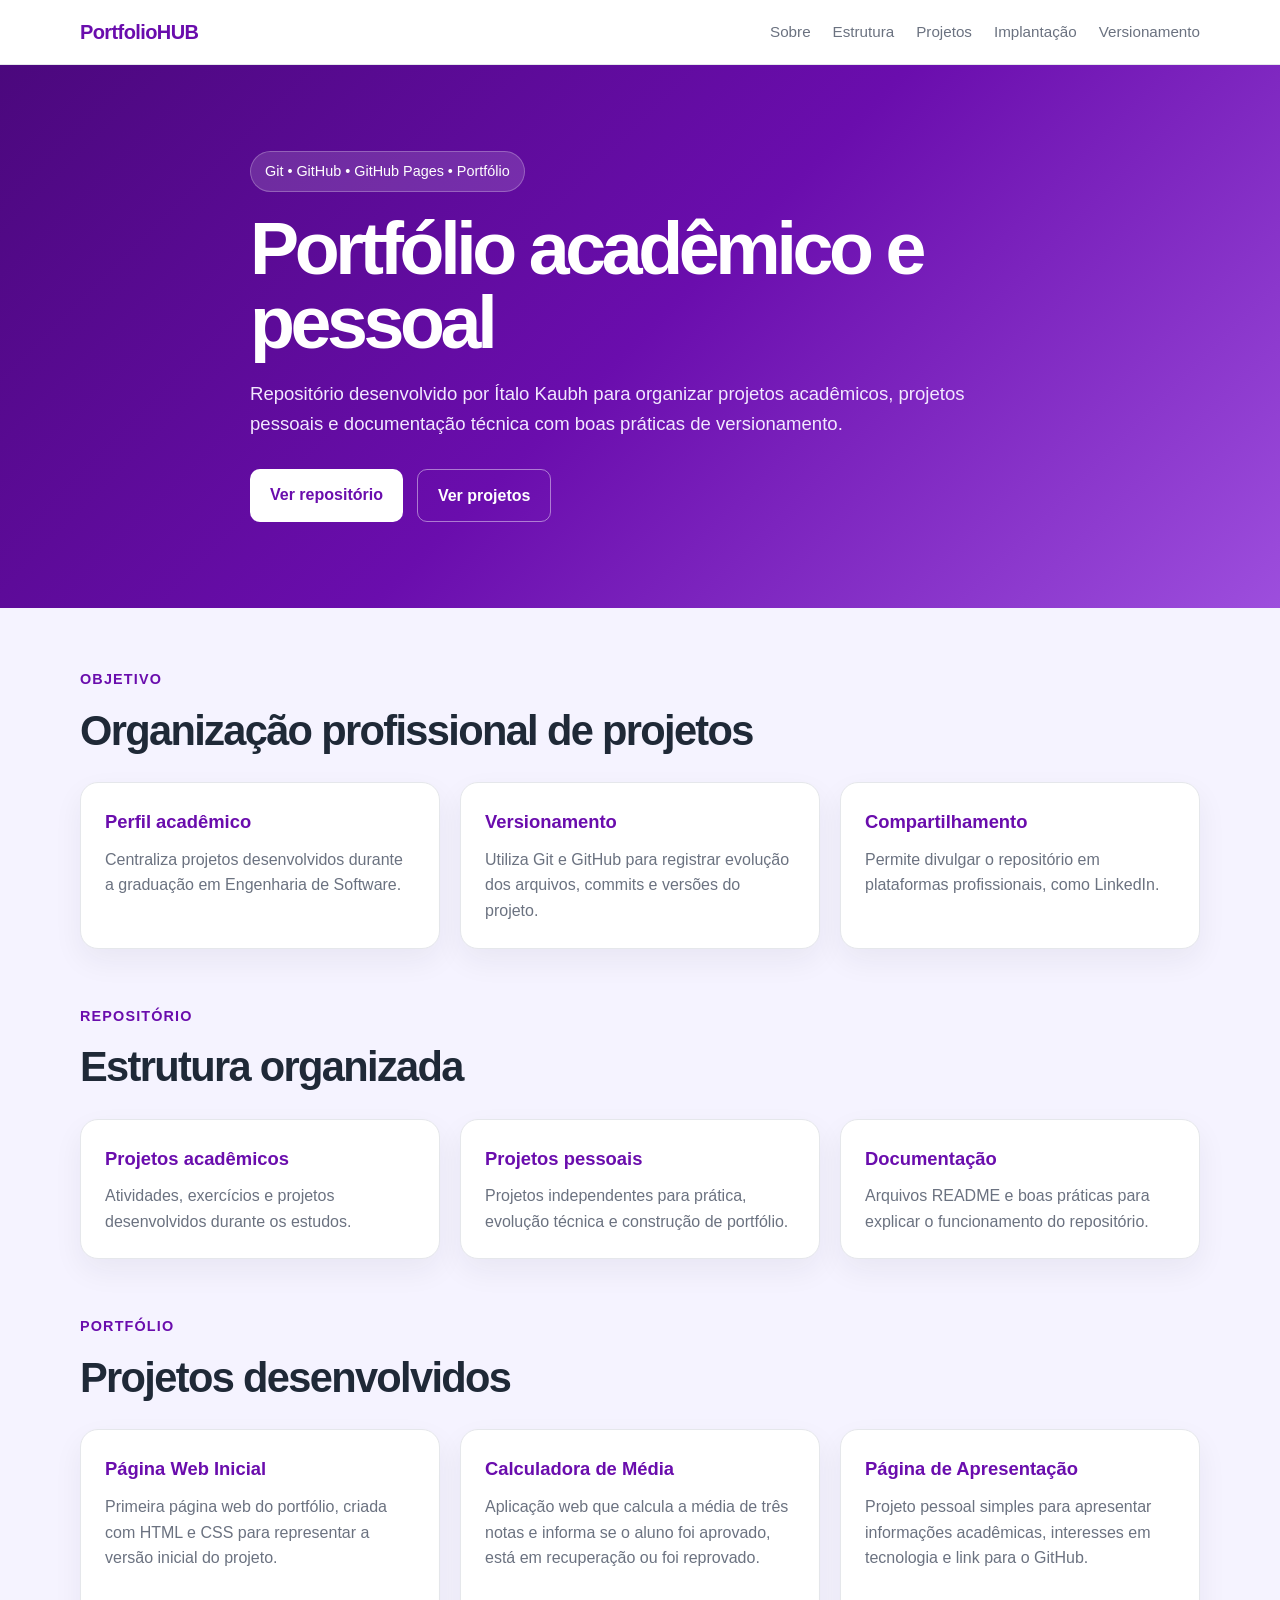
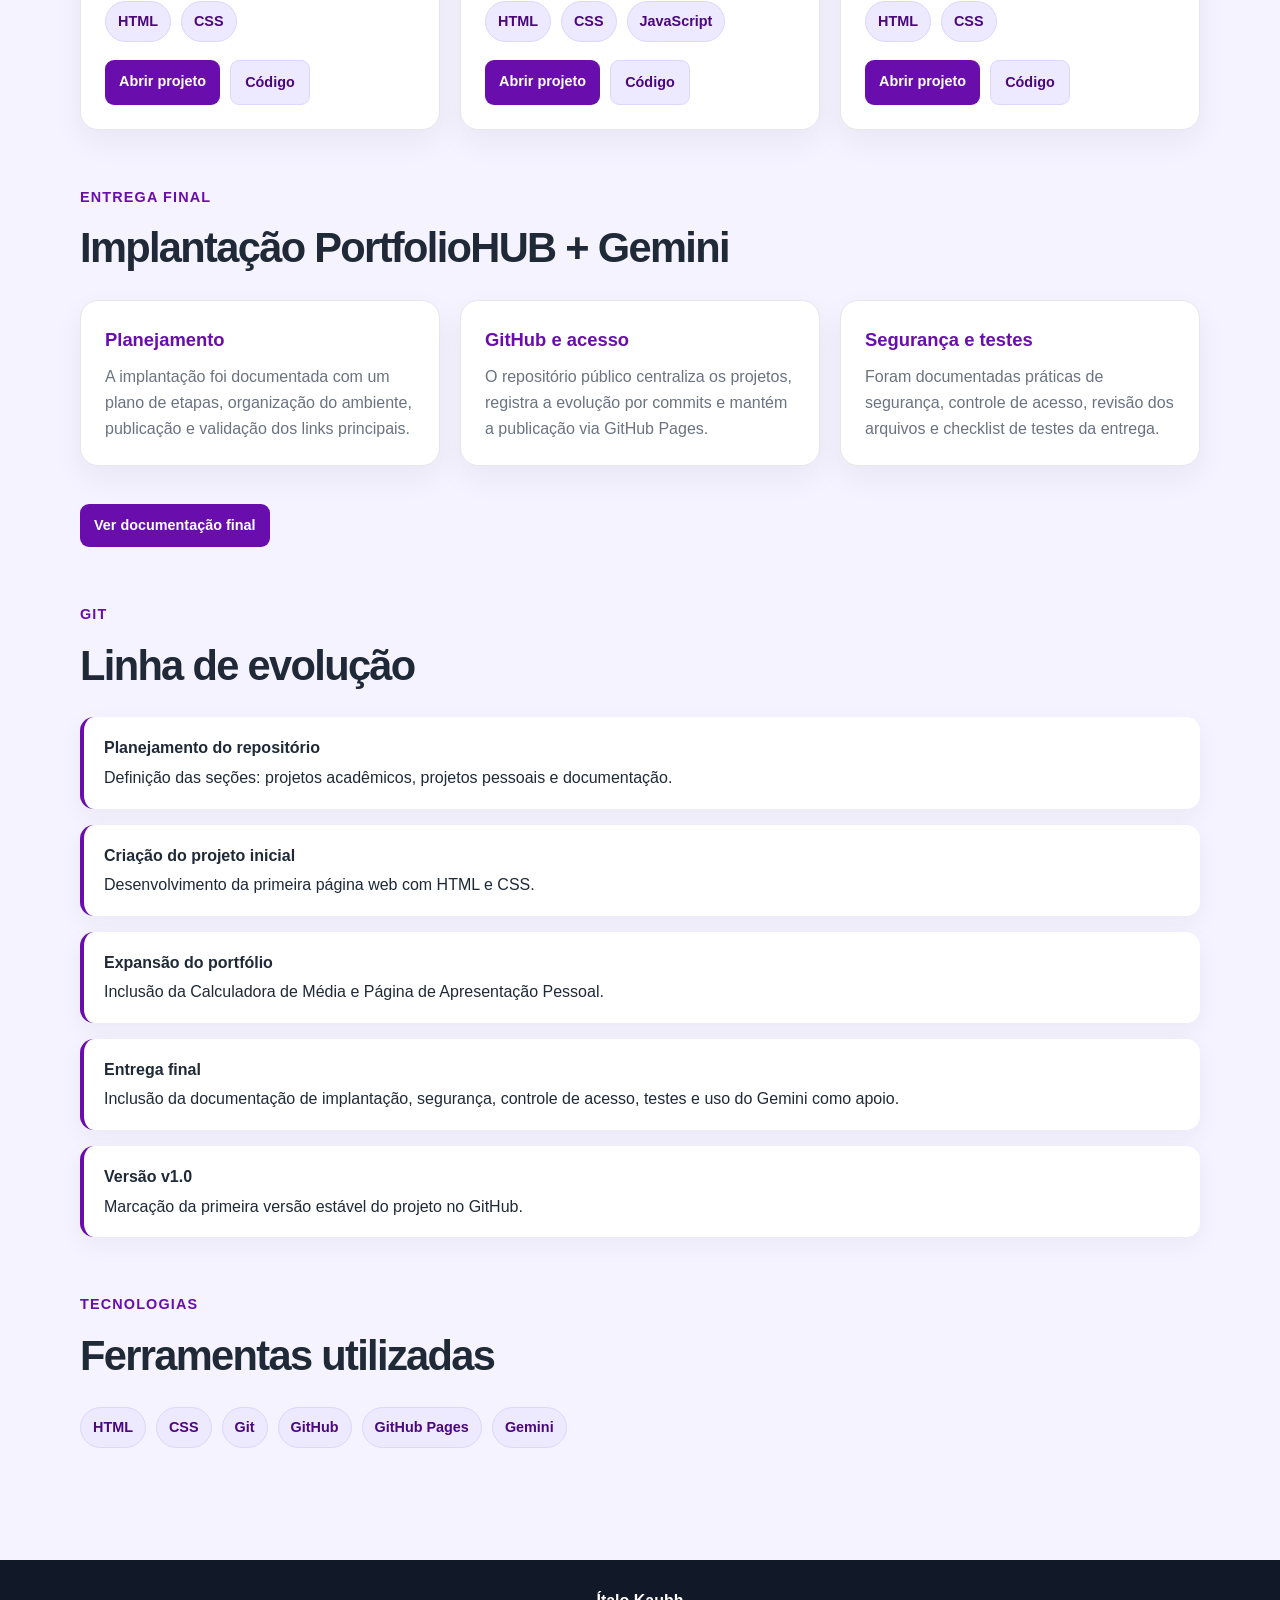
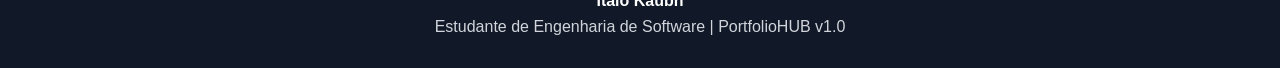
<file: docs/index.html>
<!DOCTYPE html>
<html lang="pt-BR">
<head>
    <meta charset="UTF-8">
    <meta name="viewport" content="width=device-width, initial-scale=1.0">
    <meta name="description" content="PortfolioHUB de Ítalo Kaubh: projetos acadêmicos, projetos pessoais, documentação e versionamento com Git e GitHub.">
    <title>PortfolioHUB | Ítalo Kaubh</title>

    <style>
        :root {
            --primary: #6a0dad;
            --primary-dark: #4b087d;
            --accent: #9d4edd;
            --text: #1f2937;
            --muted: #6b7280;
            --background: #f5f3ff;
            --surface: #ffffff;
            --border: #e5e7eb;
        }

        * { box-sizing: border-box; margin: 0; padding: 0; }
        html { scroll-behavior: smooth; }
        body { font-family: Arial, Helvetica, sans-serif; background: var(--background); color: var(--text); line-height: 1.6; }
        a { color: inherit; }
        .container { width: min(1120px, 92%); margin: 0 auto; }
        .navbar { background: rgba(255, 255, 255, 0.95); border-bottom: 1px solid var(--border); position: sticky; top: 0; z-index: 10; backdrop-filter: blur(10px); }
        .navbar .container { display: flex; align-items: center; justify-content: space-between; padding: 16px 0; }
        .brand { font-weight: 800; color: var(--primary); font-size: 1.25rem; letter-spacing: -0.03em; }
        .nav-links { display: flex; gap: 22px; list-style: none; color: var(--muted); font-size: 0.95rem; }
        .nav-links a { text-decoration: none; }
        .nav-links a:hover { color: var(--primary); }
        .hero { background: linear-gradient(135deg, var(--primary-dark), var(--primary), var(--accent)); color: white; padding: 86px 0; }
        .hero-content { max-width: 780px; }
        .badge { display: inline-block; background: rgba(255,255,255,0.14); border: 1px solid rgba(255,255,255,0.25); padding: 8px 14px; border-radius: 999px; font-size: 0.9rem; margin-bottom: 20px; }
        .hero h1 { font-size: clamp(2.4rem, 6vw, 4.6rem); line-height: 1; letter-spacing: -0.06em; margin-bottom: 20px; }
        .hero p { font-size: 1.16rem; color: #f3e8ff; margin-bottom: 30px; max-width: 720px; }
        .actions { display: flex; gap: 14px; flex-wrap: wrap; }
        .button { display: inline-block; text-decoration: none; padding: 13px 20px; border-radius: 10px; font-weight: 700; transition: transform .15s ease, opacity .15s ease; }
        .button:hover { transform: translateY(-2px); }
        .button-primary { background: white; color: var(--primary); }
        .button-secondary { border: 1px solid rgba(255,255,255,0.45); color: white; }
        main { padding: 58px 0; }
        section { margin-bottom: 54px; }
        .section-title { margin-bottom: 18px; }
        .section-title span { color: var(--primary); font-weight: 800; font-size: 0.9rem; text-transform: uppercase; letter-spacing: 0.08em; }
        .section-title h2 { font-size: clamp(1.8rem, 4vw, 2.6rem); letter-spacing: -0.04em; margin-top: 6px; }
        .grid { display: grid; grid-template-columns: repeat(3, 1fr); gap: 20px; }
        .card { background: var(--surface); border: 1px solid var(--border); border-radius: 18px; padding: 24px; box-shadow: 0 12px 30px rgba(31, 41, 55, 0.06); }
        .card h3 { color: var(--primary); margin-bottom: 10px; font-size: 1.15rem; }
        .card p, .card li { color: var(--muted); }
        .card ul { padding-left: 18px; }
        .project-card { display: flex; flex-direction: column; min-height: 300px; }
        .project-card p { margin-bottom: 16px; }
        .project-links { display: flex; gap: 10px; flex-wrap: wrap; margin-top: auto; padding-top: 18px; }
        .project-link { text-decoration: none; background: var(--primary); color: white; padding: 10px 14px; border-radius: 9px; font-weight: 700; font-size: .9rem; }
        .project-link.secondary { background: #ede9fe; color: var(--primary-dark); border: 1px solid #ddd6fe; }
        .tech-list { display: flex; gap: 10px; flex-wrap: wrap; margin-top: 14px; }
        .tech-list span { background: #ede9fe; color: var(--primary-dark); border: 1px solid #ddd6fe; border-radius: 999px; padding: 8px 12px; font-weight: 700; font-size: 0.9rem; }
        .timeline { display: grid; gap: 16px; }
        .timeline-item { background: var(--surface); border-left: 4px solid var(--primary); border-radius: 14px; padding: 18px 20px; box-shadow: 0 8px 24px rgba(31, 41, 55, 0.05); }
        .timeline-item strong { display: block; margin-bottom: 4px; }
        footer { background: #111827; color: white; padding: 28px 0; text-align: center; }
        footer p { color: #d1d5db; }
        @media (max-width: 820px) { .nav-links { display: none; } .grid { grid-template-columns: 1fr; } .hero { padding: 64px 0; } }
    </style>
</head>
<body>
    <nav class="navbar">
        <div class="container">
            <div class="brand">PortfolioHUB</div>
            <ul class="nav-links">
                <li><a href="#sobre">Sobre</a></li>
                <li><a href="#estrutura">Estrutura</a></li>
                <li><a href="#projetos">Projetos</a></li>
                <li><a href="#implantacao">Implantação</a></li>
                <li><a href="#versionamento">Versionamento</a></li>
            </ul>
        </div>
    </nav>

    <header class="hero">
        <div class="container hero-content">
            <span class="badge">Git • GitHub • GitHub Pages • Portfólio</span>
            <h1>Portfólio acadêmico e pessoal</h1>
            <p>Repositório desenvolvido por Ítalo Kaubh para organizar projetos acadêmicos, projetos pessoais e documentação técnica com boas práticas de versionamento.</p>
            <div class="actions">
                <a class="button button-primary" href="https://github.com/kaubh08/portfolio-academico" target="_blank">Ver repositório</a>
                <a class="button button-secondary" href="#projetos">Ver projetos</a>
            </div>
        </div>
    </header>

    <main class="container">
        <section id="sobre">
            <div class="section-title"><span>Objetivo</span><h2>Organização profissional de projetos</h2></div>
            <div class="grid">
                <article class="card"><h3>Perfil acadêmico</h3><p>Centraliza projetos desenvolvidos durante a graduação em Engenharia de Software.</p></article>
                <article class="card"><h3>Versionamento</h3><p>Utiliza Git e GitHub para registrar evolução dos arquivos, commits e versões do projeto.</p></article>
                <article class="card"><h3>Compartilhamento</h3><p>Permite divulgar o repositório em plataformas profissionais, como LinkedIn.</p></article>
            </div>
        </section>

        <section id="estrutura">
            <div class="section-title"><span>Repositório</span><h2>Estrutura organizada</h2></div>
            <div class="grid">
                <article class="card"><h3>Projetos acadêmicos</h3><p>Atividades, exercícios e projetos desenvolvidos durante os estudos.</p></article>
                <article class="card"><h3>Projetos pessoais</h3><p>Projetos independentes para prática, evolução técnica e construção de portfólio.</p></article>
                <article class="card"><h3>Documentação</h3><p>Arquivos README e boas práticas para explicar o funcionamento do repositório.</p></article>
            </div>
        </section>

        <section id="projetos">
            <div class="section-title"><span>Portfólio</span><h2>Projetos desenvolvidos</h2></div>
            <div class="grid">
                <article class="card project-card">
                    <h3>Página Web Inicial</h3>
                    <p>Primeira página web do portfólio, criada com HTML e CSS para representar a versão inicial do projeto.</p>
                    <div class="tech-list"><span>HTML</span><span>CSS</span></div>
                    <div class="project-links">
                        <a class="project-link" href="projetos/pagina-web-v1/" target="_blank">Abrir projeto</a>
                        <a class="project-link secondary" href="https://github.com/kaubh08/portfolio-academico/tree/main/projetos-academicos/pagina-web-v1" target="_blank">Código</a>
                    </div>
                </article>

                <article class="card project-card">
                    <h3>Calculadora de Média</h3>
                    <p>Aplicação web que calcula a média de três notas e informa se o aluno foi aprovado, está em recuperação ou foi reprovado.</p>
                    <div class="tech-list"><span>HTML</span><span>CSS</span><span>JavaScript</span></div>
                    <div class="project-links">
                        <a class="project-link" href="projetos/calculadora-media/" target="_blank">Abrir projeto</a>
                        <a class="project-link secondary" href="https://github.com/kaubh08/portfolio-academico/tree/main/projetos-academicos/calculadora-media" target="_blank">Código</a>
                    </div>
                </article>

                <article class="card project-card">
                    <h3>Página de Apresentação</h3>
                    <p>Projeto pessoal simples para apresentar informações acadêmicas, interesses em tecnologia e link para o GitHub.</p>
                    <div class="tech-list"><span>HTML</span><span>CSS</span></div>
                    <div class="project-links">
                        <a class="project-link" href="projetos/pagina-apresentacao/" target="_blank">Abrir projeto</a>
                        <a class="project-link secondary" href="https://github.com/kaubh08/portfolio-academico/tree/main/projetos-pessoais/pagina-apresentacao" target="_blank">Código</a>
                    </div>
                </article>
            </div>
        </section>

        <section id="implantacao">
            <div class="section-title"><span>Entrega Final</span><h2>Implantação PortfolioHUB + Gemini</h2></div>
            <div class="grid">
                <article class="card"><h3>Planejamento</h3><p>A implantação foi documentada com um plano de etapas, organização do ambiente, publicação e validação dos links principais.</p></article>
                <article class="card"><h3>GitHub e acesso</h3><p>O repositório público centraliza os projetos, registra a evolução por commits e mantém a publicação via GitHub Pages.</p></article>
                <article class="card"><h3>Segurança e testes</h3><p>Foram documentadas práticas de segurança, controle de acesso, revisão dos arquivos e checklist de testes da entrega.</p></article>
            </div>
            <div class="project-links" style="margin-top:20px;">
                <a class="project-link" href="https://github.com/kaubh08/portfolio-academico/tree/main/documentacao-entrega-final" target="_blank">Ver documentação final</a>
            </div>
        </section>

        <section id="versionamento">
            <div class="section-title"><span>Git</span><h2>Linha de evolução</h2></div>
            <div class="timeline">
                <div class="timeline-item"><strong>Planejamento do repositório</strong><p>Definição das seções: projetos acadêmicos, projetos pessoais e documentação.</p></div>
                <div class="timeline-item"><strong>Criação do projeto inicial</strong><p>Desenvolvimento da primeira página web com HTML e CSS.</p></div>
                <div class="timeline-item"><strong>Expansão do portfólio</strong><p>Inclusão da Calculadora de Média e Página de Apresentação Pessoal.</p></div>
                <div class="timeline-item"><strong>Entrega final</strong><p>Inclusão da documentação de implantação, segurança, controle de acesso, testes e uso do Gemini como apoio.</p></div>
                <div class="timeline-item"><strong>Versão v1.0</strong><p>Marcação da primeira versão estável do projeto no GitHub.</p></div>
            </div>
        </section>

        <section id="tecnologias">
            <div class="section-title"><span>Tecnologias</span><h2>Ferramentas utilizadas</h2></div>
            <div class="tech-list">
                <span>HTML</span>
                <span>CSS</span>
                <span>Git</span>
                <span>GitHub</span>
                <span>GitHub Pages</span>
                <span>Gemini</span>
            </div>
        </section>
    </main>

    <footer><div class="container"><strong>Ítalo Kaubh</strong><p>Estudante de Engenharia de Software | PortfolioHUB v1.0</p></div></footer>
</body>
</html>
</file>
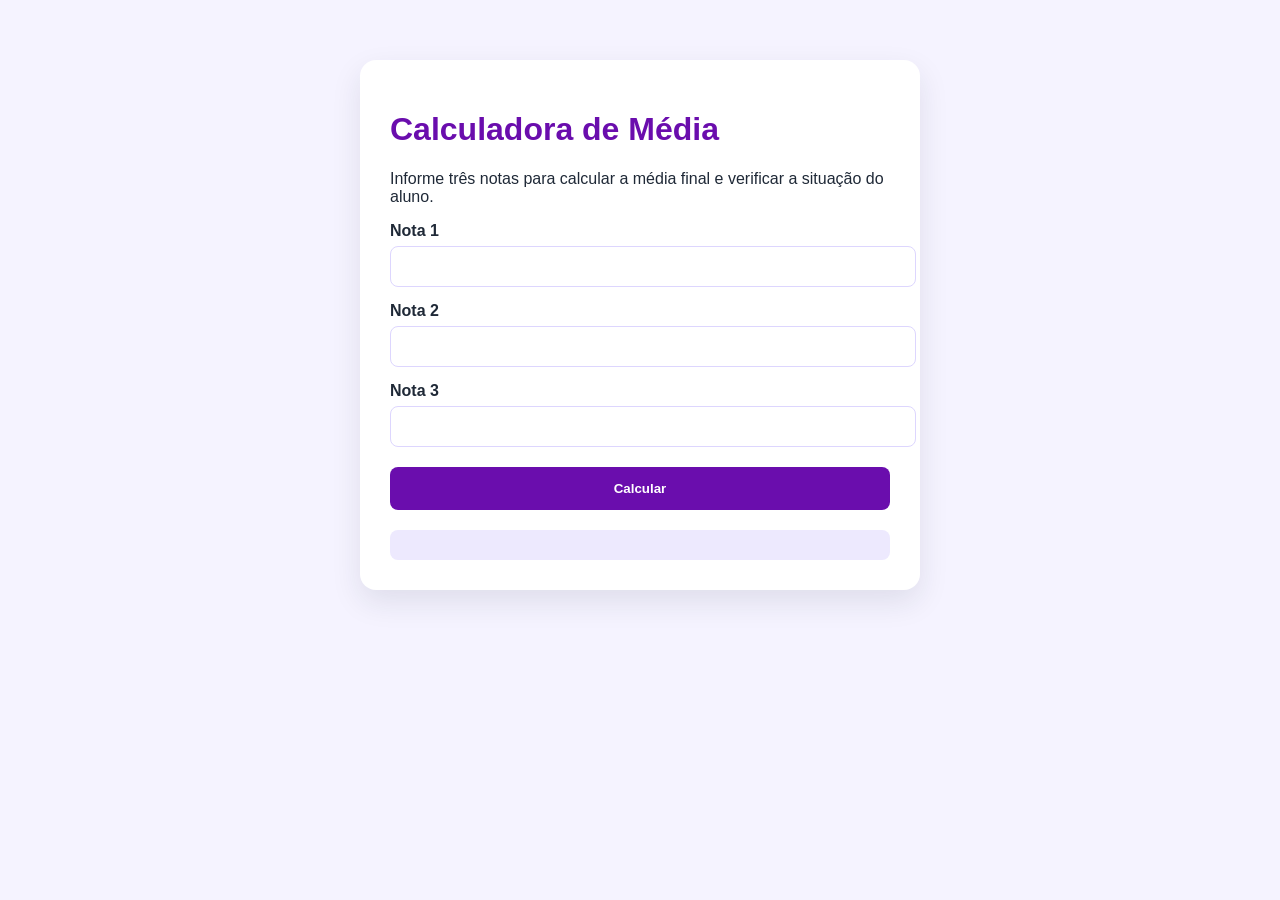
<file: projetos-academicos/calculadora-media/index.html>
<!DOCTYPE html>
<html lang="pt-BR">
<head>
    <meta charset="UTF-8">
    <meta name="viewport" content="width=device-width, initial-scale=1.0">
    <title>Calculadora de Média</title>
    <link rel="stylesheet" href="style.css">
</head>
<body>
    <main class="container">
        <h1>Calculadora de Média</h1>
        <p>Informe três notas para calcular a média final e verificar a situação do aluno.</p>

        <label for="nota1">Nota 1</label>
        <input type="number" id="nota1" min="0" max="10" step="0.1">

        <label for="nota2">Nota 2</label>
        <input type="number" id="nota2" min="0" max="10" step="0.1">

        <label for="nota3">Nota 3</label>
        <input type="number" id="nota3" min="0" max="10" step="0.1">

        <button onclick="calcularMedia()">Calcular</button>
        <section id="resultado" class="resultado"></section>
    </main>

    <script src="script.js"></script>
</body>
</html>
</file>
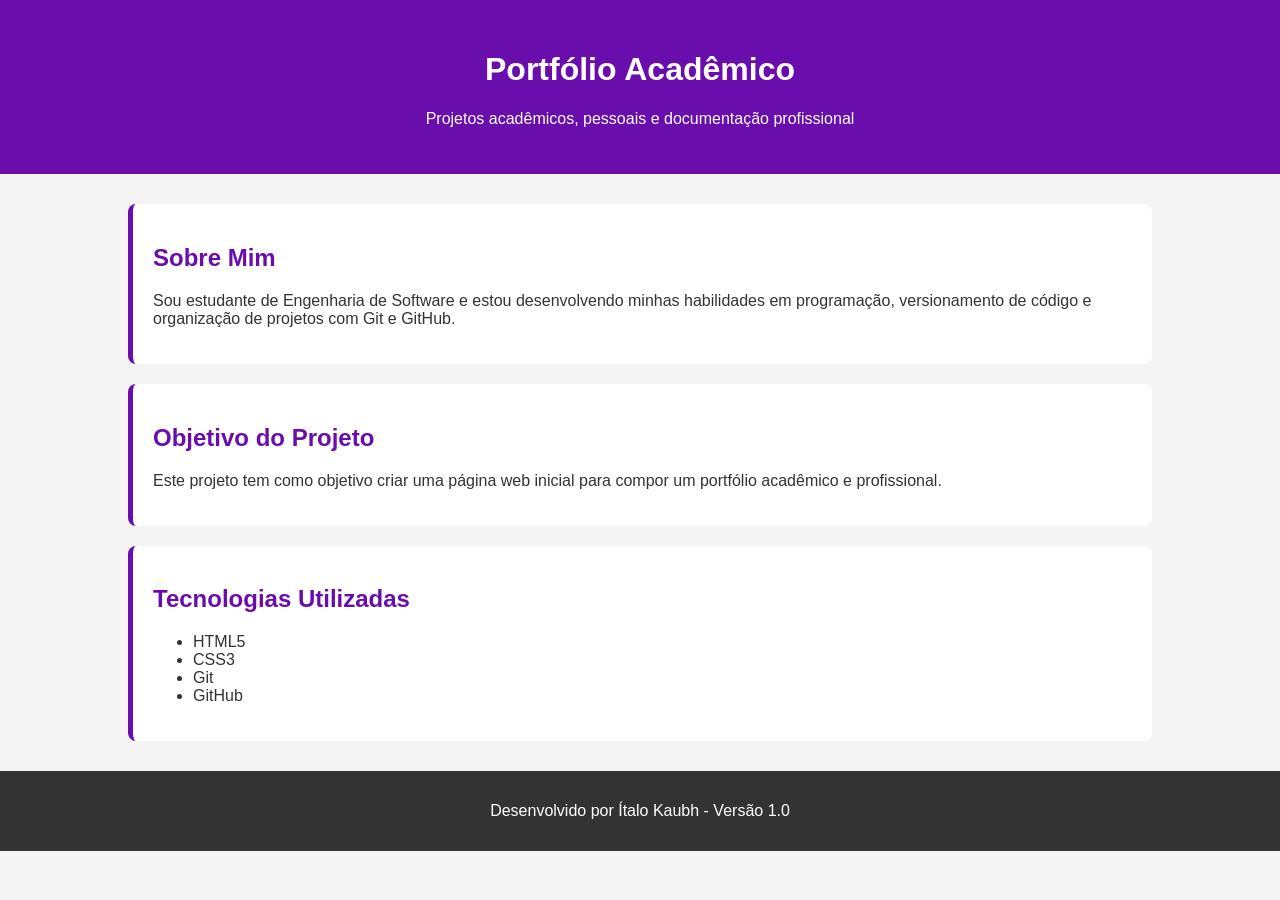
<file: projetos-academicos/pagina-web-v1/index.html>
<!DOCTYPE html>
<html lang="pt-BR">
<head>
    <meta charset="UTF-8">
    <meta name="viewport" content="width=device-width, initial-scale=1.0">
    <title>Portfólio Acadêmico</title>
    <link rel="stylesheet" href="style.css">
</head>
<body>

    <header>
        <h1>Portfólio Acadêmico</h1>
        <p>Projetos acadêmicos, pessoais e documentação profissional</p>
    </header>

    <main>
        <section>
            <h2>Sobre Mim</h2>
            <p>
                Sou estudante de Engenharia de Software e estou desenvolvendo
                minhas habilidades em programação, versionamento de código e
                organização de projetos com Git e GitHub.
            </p>
        </section>

        <section>
            <h2>Objetivo do Projeto</h2>
            <p>
                Este projeto tem como objetivo criar uma página web inicial para
                compor um portfólio acadêmico e profissional.
            </p>
        </section>

        <section>
            <h2>Tecnologias Utilizadas</h2>
            <ul>
                <li>HTML5</li>
                <li>CSS3</li>
                <li>Git</li>
                <li>GitHub</li>
            </ul>
        </section>
    </main>

    <footer>
        <p>Desenvolvido por Ítalo Kaubh - Versão 1.0</p>
    </footer>

</body>
</html>
</file>
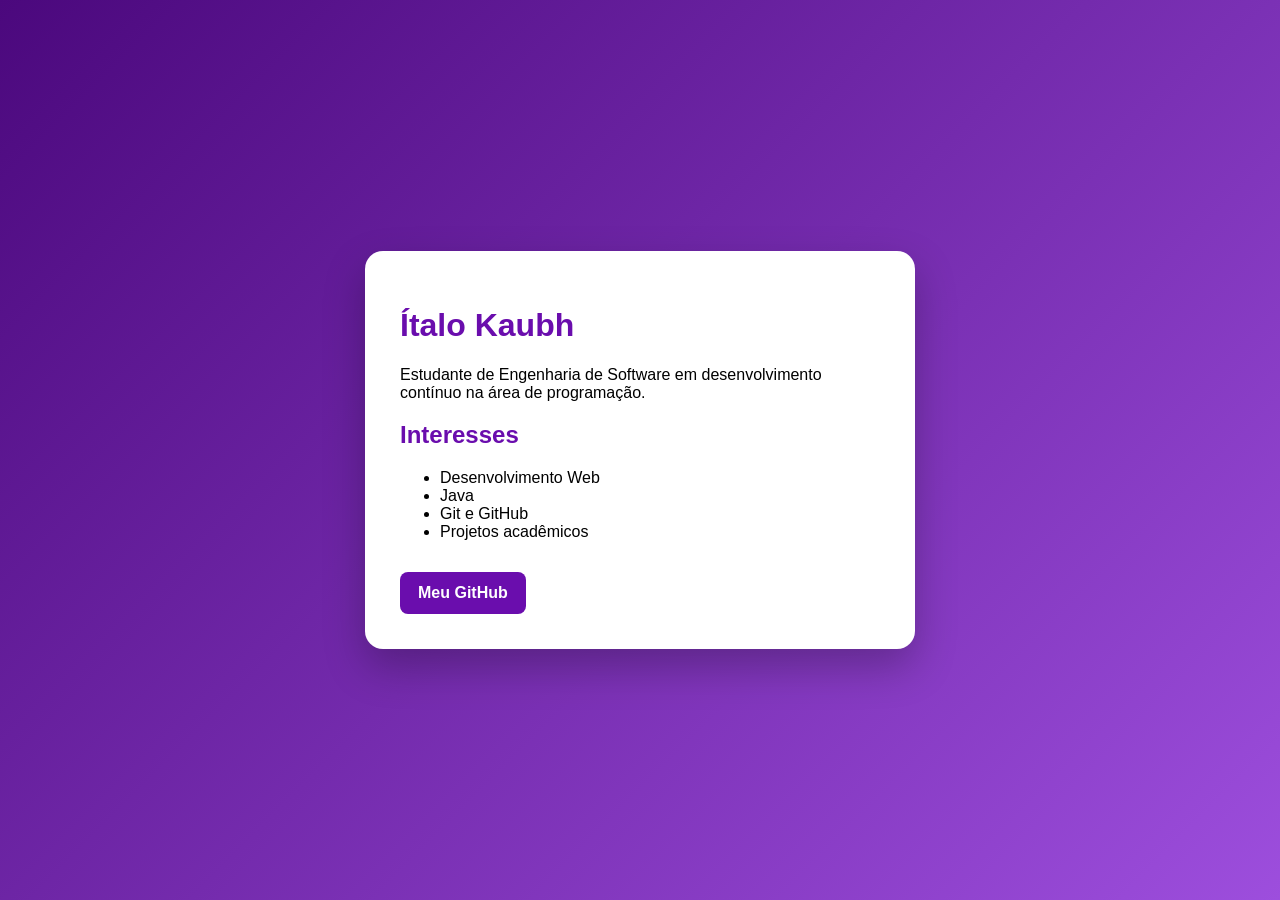
<file: projetos-pessoais/pagina-apresentacao/index.html>
<!DOCTYPE html>
<html lang="pt-BR">
<head>
    <meta charset="UTF-8">
    <meta name="viewport" content="width=device-width, initial-scale=1.0">
    <title>Apresentação Pessoal</title>
    <link rel="stylesheet" href="style.css">
</head>
<body>
    <main class="card">
        <h1>Ítalo Kaubh</h1>

        <p>
            Estudante de Engenharia de Software em desenvolvimento contínuo na área de programação.
        </p>

        <h2>Interesses</h2>

        <ul>
            <li>Desenvolvimento Web</li>
            <li>Java</li>
            <li>Git e GitHub</li>
            <li>Projetos acadêmicos</li>
        </ul>

        <a href="https://github.com/kaubh08" target="_blank">Meu GitHub</a>
    </main>
</body>
</html>
</file>
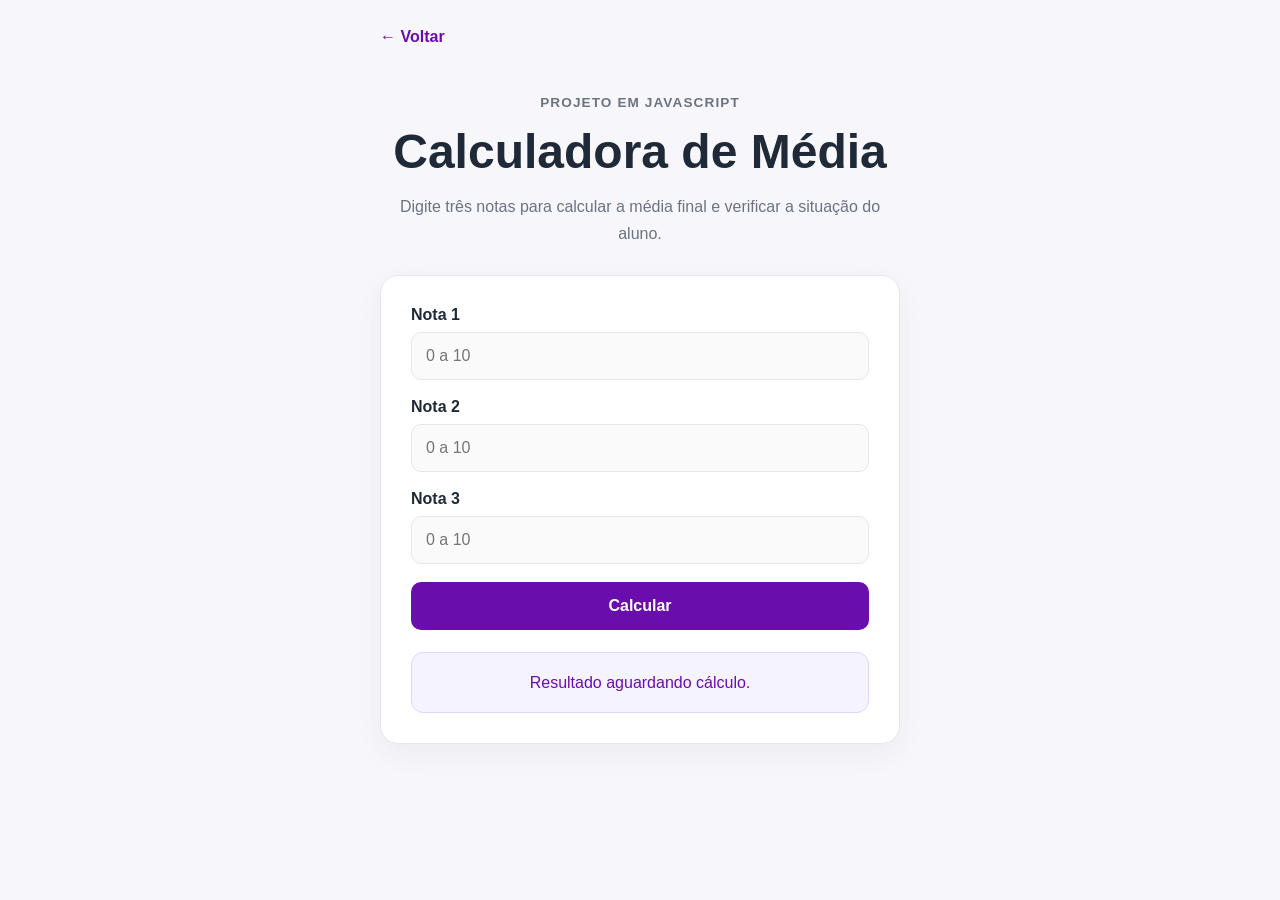
<file: docs/projetos/calculadora-media/index.html>
<!DOCTYPE html>
<html lang="pt-BR">
<head>
    <meta charset="UTF-8">
    <meta name="viewport" content="width=device-width, initial-scale=1.0">
    <meta name="description" content="Calculadora simples de média acadêmica feita com HTML, CSS e JavaScript.">
    <title>Calculadora de Média</title>
    <link rel="stylesheet" href="style.css">
</head>
<body>
    <header class="topbar">
        <a href="../../index.html">← Voltar</a>
    </header>

    <main class="container">
        <section class="intro">
            <p class="label">Projeto em JavaScript</p>
            <h1>Calculadora de Média</h1>
            <p>Digite três notas para calcular a média final e verificar a situação do aluno.</p>
        </section>

        <section class="card">
            <div class="field">
                <label for="nota1">Nota 1</label>
                <input type="number" id="nota1" min="0" max="10" step="0.1" placeholder="0 a 10">
            </div>

            <div class="field">
                <label for="nota2">Nota 2</label>
                <input type="number" id="nota2" min="0" max="10" step="0.1" placeholder="0 a 10">
            </div>

            <div class="field">
                <label for="nota3">Nota 3</label>
                <input type="number" id="nota3" min="0" max="10" step="0.1" placeholder="0 a 10">
            </div>

            <button onclick="calcularMedia()">Calcular</button>

            <div id="resultado" class="resultado">
                Resultado aguardando cálculo.
            </div>
        </section>
    </main>
</body>
<script src="script.js"></script>
</html>
</file>
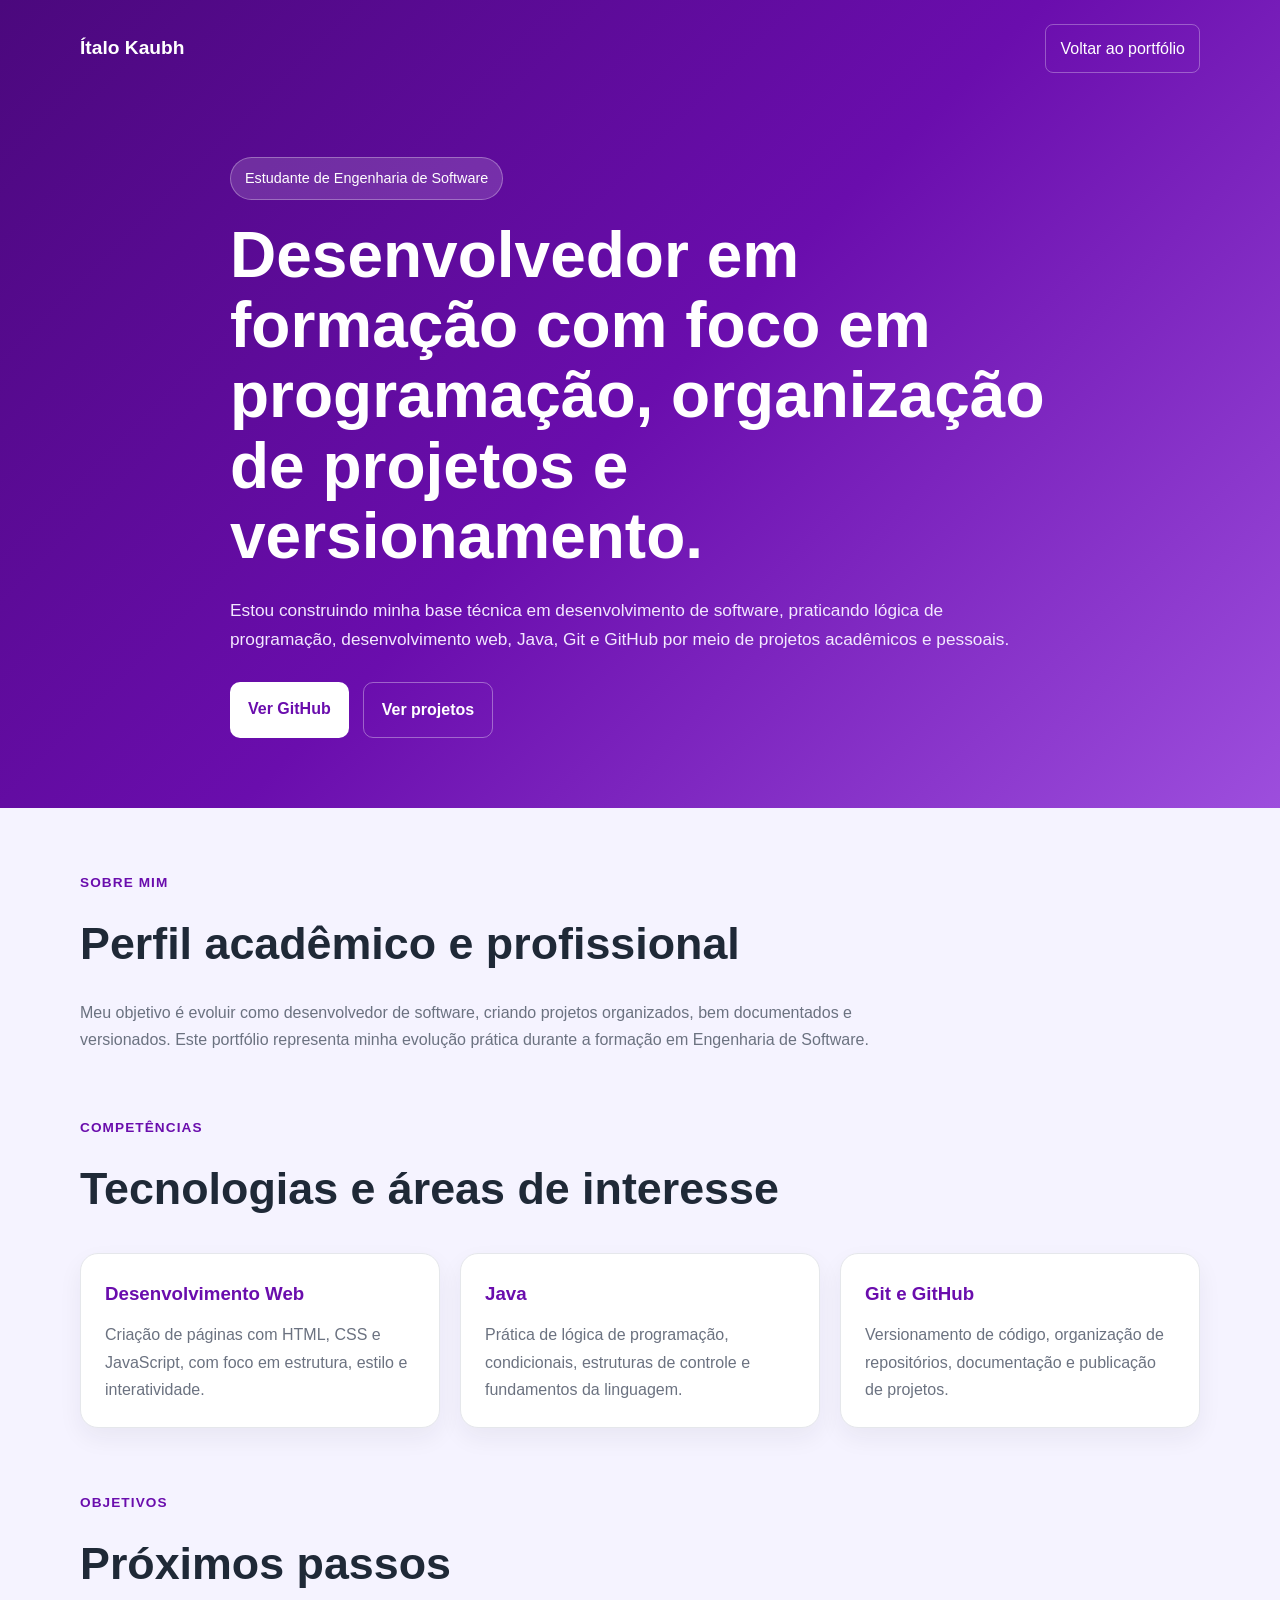
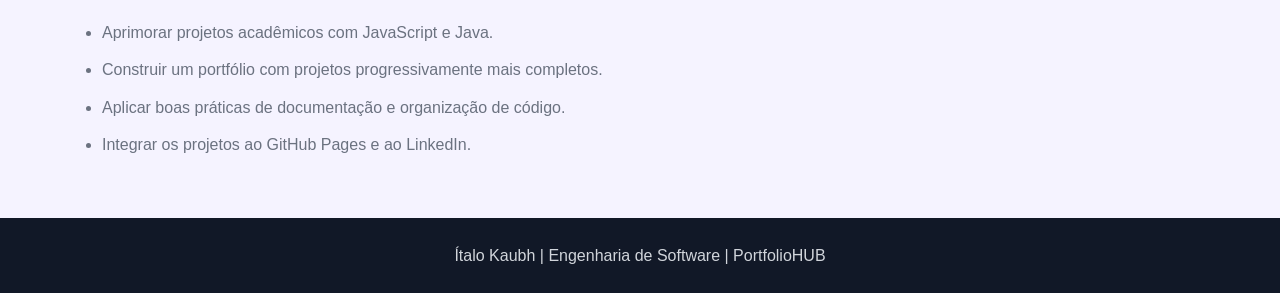
<file: docs/projetos/pagina-apresentacao/index.html>
<!DOCTYPE html>
<html lang="pt-BR">
<head>
    <meta charset="UTF-8">
    <meta name="viewport" content="width=device-width, initial-scale=1.0">
    <meta name="description" content="Página de apresentação profissional de Ítalo Kaubh, estudante de Engenharia de Software.">
    <title>Ítalo Kaubh | Apresentação Pessoal</title>
    <link rel="stylesheet" href="style.css">
</head>
<body>
    <header class="hero">
        <nav class="navbar">
            <strong>Ítalo Kaubh</strong>
            <a href="../../index.html">Voltar ao portfólio</a>
        </nav>

        <section class="hero-content">
            <span class="tag">Estudante de Engenharia de Software</span>
            <h1>Desenvolvedor em formação com foco em programação, organização de projetos e versionamento.</h1>
            <p>
                Estou construindo minha base técnica em desenvolvimento de software, praticando lógica de programação,
                desenvolvimento web, Java, Git e GitHub por meio de projetos acadêmicos e pessoais.
            </p>
            <div class="actions">
                <a class="button primary" href="https://github.com/kaubh08" target="_blank">Ver GitHub</a>
                <a class="button secondary" href="../../index.html#projetos">Ver projetos</a>
            </div>
        </section>
    </header>

    <main>
        <section class="section about">
            <div>
                <span class="section-label">Sobre mim</span>
                <h2>Perfil acadêmico e profissional</h2>
            </div>
            <p>
                Meu objetivo é evoluir como desenvolvedor de software, criando projetos organizados,
                bem documentados e versionados. Este portfólio representa minha evolução prática durante
                a formação em Engenharia de Software.
            </p>
        </section>

        <section class="section">
            <span class="section-label">Competências</span>
            <h2>Tecnologias e áreas de interesse</h2>
            <div class="cards">
                <article>
                    <h3>Desenvolvimento Web</h3>
                    <p>Criação de páginas com HTML, CSS e JavaScript, com foco em estrutura, estilo e interatividade.</p>
                </article>
                <article>
                    <h3>Java</h3>
                    <p>Prática de lógica de programação, condicionais, estruturas de controle e fundamentos da linguagem.</p>
                </article>
                <article>
                    <h3>Git e GitHub</h3>
                    <p>Versionamento de código, organização de repositórios, documentação e publicação de projetos.</p>
                </article>
            </div>
        </section>

        <section class="section goals">
            <span class="section-label">Objetivos</span>
            <h2>Próximos passos</h2>
            <ul>
                <li>Aprimorar projetos acadêmicos com JavaScript e Java.</li>
                <li>Construir um portfólio com projetos progressivamente mais completos.</li>
                <li>Aplicar boas práticas de documentação e organização de código.</li>
                <li>Integrar os projetos ao GitHub Pages e ao LinkedIn.</li>
            </ul>
        </section>
    </main>

    <footer>
        <p>Ítalo Kaubh | Engenharia de Software | PortfolioHUB</p>
    </footer>
</body>
</html>
</file>
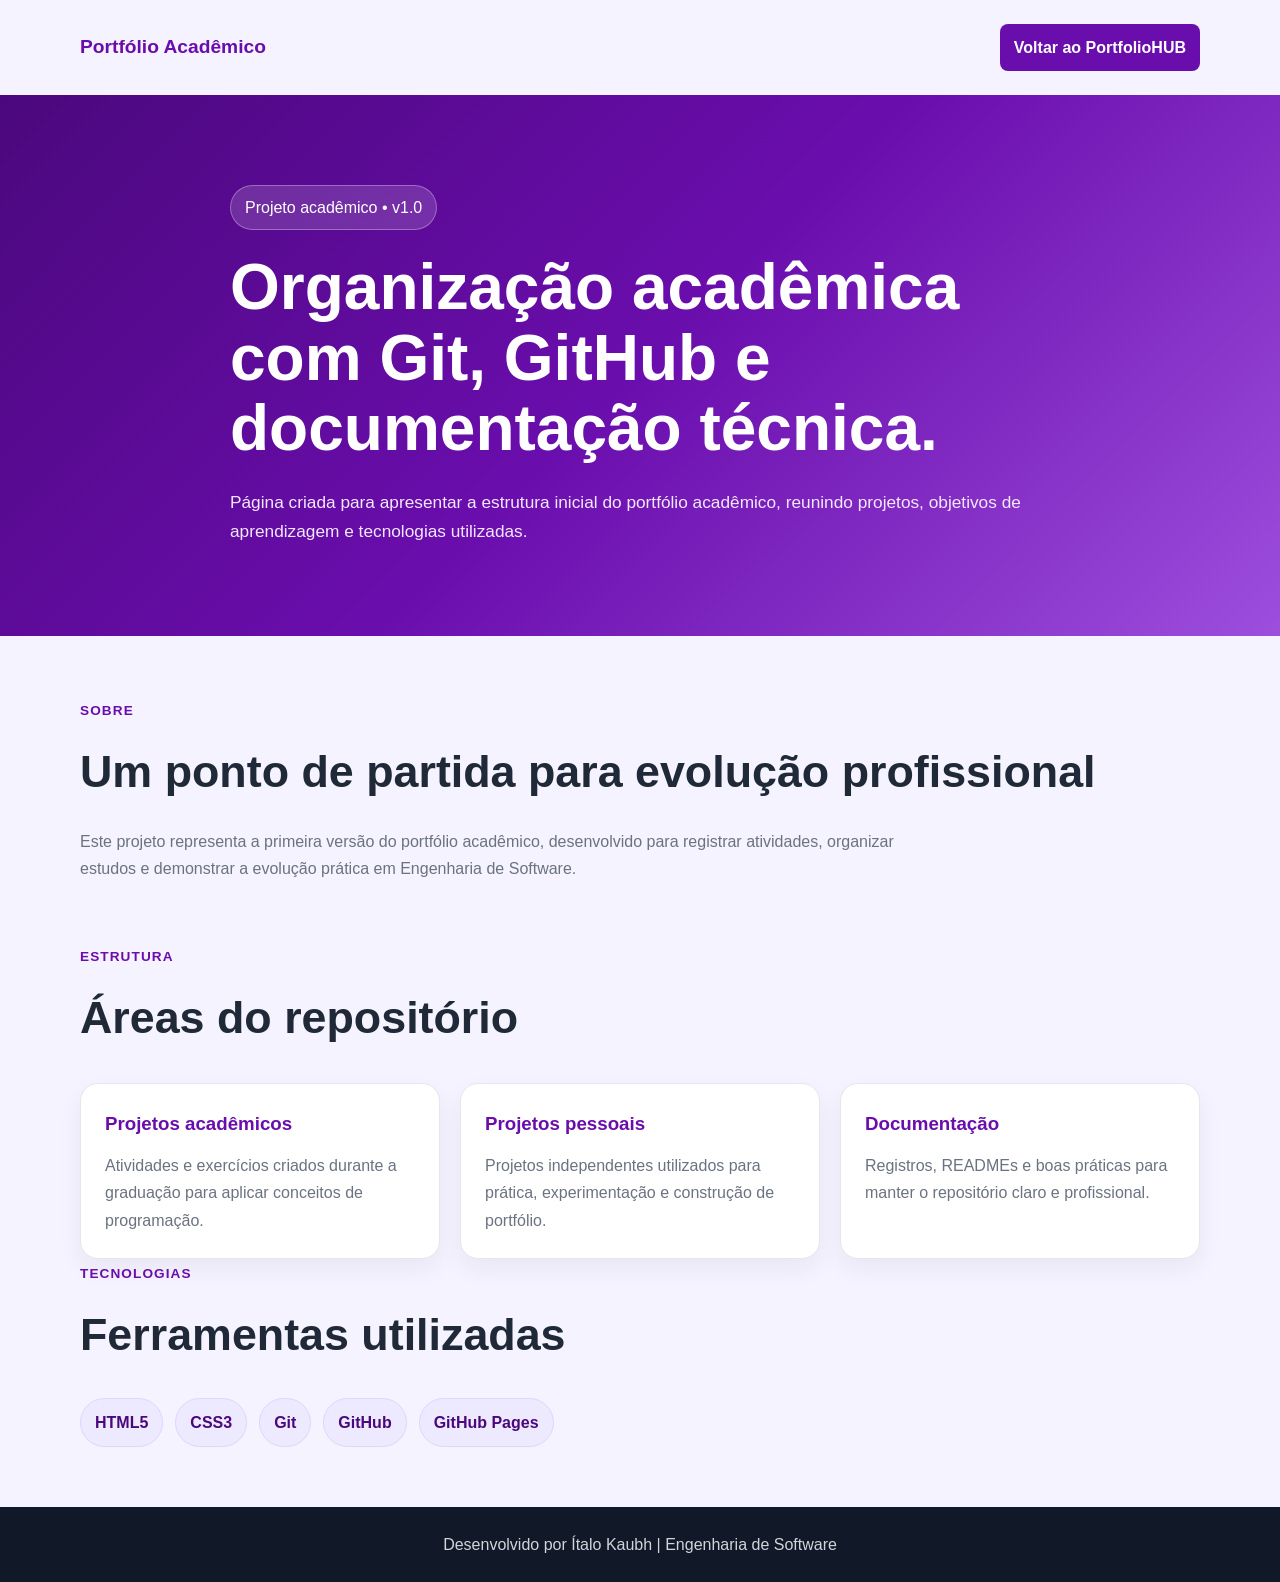
<file: docs/projetos/pagina-web-v1/index.html>
<!DOCTYPE html>
<html lang="pt-BR">
<head>
    <meta charset="UTF-8">
    <meta name="viewport" content="width=device-width, initial-scale=1.0">
    <meta name="description" content="Portfólio acadêmico de Ítalo Kaubh com projetos, documentação e versionamento.">
    <title>Portfólio Acadêmico | Ítalo Kaubh</title>
    <link rel="stylesheet" href="style.css">
</head>
<body>
    <nav class="navbar">
        <strong>Portfólio Acadêmico</strong>
        <a href="../../index.html">Voltar ao PortfolioHUB</a>
    </nav>

    <header class="hero">
        <div class="hero-content">
            <span class="tag">Projeto acadêmico • v1.0</span>
            <h1>Organização acadêmica com Git, GitHub e documentação técnica.</h1>
            <p>
                Página criada para apresentar a estrutura inicial do portfólio acadêmico,
                reunindo projetos, objetivos de aprendizagem e tecnologias utilizadas.
            </p>
        </div>
    </header>

    <main class="container">
        <section class="overview">
            <div>
                <span class="section-label">Sobre</span>
                <h2>Um ponto de partida para evolução profissional</h2>
            </div>
            <p>
                Este projeto representa a primeira versão do portfólio acadêmico, desenvolvido para registrar
                atividades, organizar estudos e demonstrar a evolução prática em Engenharia de Software.
            </p>
        </section>

        <section>
            <span class="section-label">Estrutura</span>
            <h2>Áreas do repositório</h2>
            <div class="cards">
                <article>
                    <h3>Projetos acadêmicos</h3>
                    <p>Atividades e exercícios criados durante a graduação para aplicar conceitos de programação.</p>
                </article>
                <article>
                    <h3>Projetos pessoais</h3>
                    <p>Projetos independentes utilizados para prática, experimentação e construção de portfólio.</p>
                </article>
                <article>
                    <h3>Documentação</h3>
                    <p>Registros, READMEs e boas práticas para manter o repositório claro e profissional.</p>
                </article>
            </div>
        </section>

        <section>
            <span class="section-label">Tecnologias</span>
            <h2>Ferramentas utilizadas</h2>
            <div class="skills">
                <span>HTML5</span>
                <span>CSS3</span>
                <span>Git</span>
                <span>GitHub</span>
                <span>GitHub Pages</span>
            </div>
        </section>
    </main>

    <footer>
        <p>Desenvolvido por Ítalo Kaubh | Engenharia de Software</p>
    </footer>
</body>
</html>
</file>
<file: projetos-academicos/calculadora-media/style.css>
body {
    font-family: Arial, Helvetica, sans-serif;
    background: #f5f3ff;
    margin: 0;
    color: #1f2937;
}

.container {
    width: min(500px, 90%);
    margin: 60px auto;
    background: white;
    padding: 30px;
    border-radius: 16px;
    box-shadow: 0 12px 30px rgba(31, 41, 55, 0.1);
}

h1 {
    color: #6a0dad;
}

label {
    display: block;
    margin-top: 15px;
    font-weight: bold;
}

input {
    width: 100%;
    padding: 12px;
    margin-top: 6px;
    border: 1px solid #ddd6fe;
    border-radius: 8px;
}

button {
    width: 100%;
    margin-top: 20px;
    padding: 14px;
    background: #6a0dad;
    color: white;
    border: none;
    border-radius: 8px;
    font-weight: bold;
    cursor: pointer;
}

.resultado {
    margin-top: 20px;
    padding: 15px;
    border-radius: 8px;
    background: #ede9fe;
}
</file>
<file: projetos-academicos/pagina-web-v1/style.css>
body {
    font-family: Arial, Helvetica, sans-serif;
    background-color: #f4f4f4;
    color: #333333;
    margin: 0;
    padding: 0;
}

header {
    background-color: #6a0dad;
    color: white;
    text-align: center;
    padding: 30px;
}

main {
    width: 80%;
    margin: 30px auto;
}

section {
    background-color: white;
    padding: 20px;
    margin-bottom: 20px;
    border-left: 5px solid #6a0dad;
    border-radius: 8px;
}

h2 {
    color: #6a0dad;
}

footer {
    background-color: #333333;
    color: white;
    text-align: center;
    padding: 15px;
}
</file>
<file: projetos-pessoais/pagina-apresentacao/style.css>
body {
    margin: 0;
    min-height: 100vh;
    background: linear-gradient(135deg, #4b087d, #9d4edd);
    font-family: Arial, Helvetica, sans-serif;
    display: flex;
    align-items: center;
    justify-content: center;
}

.card {
    width: min(480px, 90%);
    background: white;
    padding: 35px;
    border-radius: 18px;
    box-shadow: 0 18px 40px rgba(0, 0, 0, 0.25);
}

h1, h2 {
    color: #6a0dad;
}

a {
    display: inline-block;
    margin-top: 15px;
    background: #6a0dad;
    color: white;
    padding: 12px 18px;
    border-radius: 8px;
    text-decoration: none;
    font-weight: bold;
}
</file>
<file: docs/projetos/calculadora-media/style.css>
* {
    margin: 0;
    padding: 0;
    box-sizing: border-box;
}

:root {
    --primary: #6a0dad;
    --background: #f7f7fb;
    --surface: #ffffff;
    --text: #1f2937;
    --muted: #6b7280;
    --border: #e5e7eb;
}

body {
    font-family: Arial, Helvetica, sans-serif;
    background: var(--background);
    color: var(--text);
    min-height: 100vh;
}

.topbar,
.navbar {
    width: min(520px, 92%);
    margin: 0 auto;
    padding: 28px 0 0;
    display: flex;
    justify-content: flex-start;
}

.topbar a,
.navbar a {
    text-decoration: none;
    color: var(--primary);
    font-weight: bold;
}

.navbar strong {
    display: none;
}

.container,
.layout {
    width: min(520px, 92%);
    margin: 45px auto 80px;
    display: block;
}

.intro,
.hero-card {
    text-align: center;
    margin-bottom: 28px;
    background: transparent;
    border: none;
    box-shadow: none;
    padding: 0;
}

.label,
.tag {
    display: block;
    color: var(--primary);
    font-size: 0.85rem;
    font-weight: bold;
    text-transform: uppercase;
    letter-spacing: 0.08em;
    margin-bottom: 12px;
    background: transparent;
    padding: 0;
}

.intro h1,
.hero-card h1 {
    font-size: clamp(2rem, 4vw, 3rem);
    line-height: 1.1;
    margin-bottom: 14px;
}

.intro p,
.hero-card p {
    color: var(--muted);
    line-height: 1.7;
}

.tech-list {
    display: none;
}

.card,
.calculator-card {
    background: var(--surface);
    border: 1px solid var(--border);
    border-radius: 18px;
    padding: 30px;
    box-shadow: 0 10px 28px rgba(31, 41, 55, 0.05);
}

.calculator-card h2 {
    margin-bottom: 22px;
    color: var(--primary);
    text-align: center;
}

.field {
    margin-bottom: 18px;
}

label {
    display: block;
    margin-bottom: 8px;
    font-weight: bold;
}

input {
    width: 100%;
    padding: 14px;
    border-radius: 10px;
    border: 1px solid var(--border);
    background: #fafafa;
    font-size: 1rem;
}

input:focus {
    outline: none;
    border-color: var(--primary);
}

button {
    width: 100%;
    border: none;
    background: var(--primary);
    color: white;
    padding: 15px;
    border-radius: 10px;
    font-size: 1rem;
    font-weight: bold;
    cursor: pointer;
}

button:hover {
    opacity: 0.92;
}

.resultado {
    margin-top: 22px;
    background: #f5f3ff;
    border: 1px solid #ddd6fe;
    border-radius: 12px;
    padding: 16px;
    color: var(--primary);
    line-height: 1.7;
    text-align: center;
}

@media (max-width: 700px) {
    .card,
    .calculator-card {
        padding: 24px;
    }
}
</file>
<file: docs/projetos/pagina-apresentacao/style.css>
* {
    margin: 0;
    padding: 0;
    box-sizing: border-box;
}

:root {
    --primary: #6a0dad;
    --primary-dark: #4b087d;
    --accent: #9d4edd;
    --background: #f5f3ff;
    --surface: #ffffff;
    --text: #1f2937;
    --muted: #6b7280;
    --border: #e5e7eb;
}

body {
    font-family: Arial, Helvetica, sans-serif;
    background: var(--background);
    color: var(--text);
    line-height: 1.7;
}

.hero {
    background: linear-gradient(135deg, var(--primary-dark), var(--primary), var(--accent));
    color: white;
    padding-bottom: 70px;
}

.navbar {
    width: min(1120px, 92%);
    margin: 0 auto;
    padding: 24px 0;
    display: flex;
    justify-content: space-between;
    align-items: center;
}

.navbar strong {
    font-size: 1.2rem;
}

.navbar a {
    text-decoration: none;
    color: white;
    border: 1px solid rgba(255,255,255,0.3);
    padding: 10px 14px;
    border-radius: 8px;
}

.hero-content {
    width: min(1120px, 92%);
    margin: 60px auto 0;
    max-width: 820px;
}

.tag {
    display: inline-block;
    background: rgba(255,255,255,0.15);
    border: 1px solid rgba(255,255,255,0.3);
    padding: 8px 14px;
    border-radius: 999px;
    margin-bottom: 20px;
    font-size: 0.9rem;
}

.hero h1 {
    font-size: clamp(2.2rem, 5vw, 4rem);
    line-height: 1.1;
    margin-bottom: 24px;
}

.hero p {
    color: #f3e8ff;
    font-size: 1.08rem;
    margin-bottom: 28px;
}

.actions {
    display: flex;
    gap: 14px;
    flex-wrap: wrap;
}

.button {
    text-decoration: none;
    padding: 13px 18px;
    border-radius: 10px;
    font-weight: bold;
}

.primary {
    background: white;
    color: var(--primary);
}

.secondary {
    border: 1px solid rgba(255,255,255,0.35);
    color: white;
}

main {
    width: min(1120px, 92%);
    margin: 60px auto;
}

.section {
    margin-bottom: 60px;
}

.section-label {
    color: var(--primary);
    text-transform: uppercase;
    font-size: 0.85rem;
    font-weight: bold;
    letter-spacing: 0.08em;
}

.section h2 {
    margin: 10px 0 18px;
    font-size: clamp(1.8rem, 4vw, 2.8rem);
}

.about p {
    max-width: 820px;
    color: var(--muted);
}

.cards {
    display: grid;
    grid-template-columns: repeat(3, 1fr);
    gap: 20px;
    margin-top: 26px;
}

.cards article {
    background: var(--surface);
    border: 1px solid var(--border);
    border-radius: 18px;
    padding: 24px;
    box-shadow: 0 10px 24px rgba(31, 41, 55, 0.06);
}

.cards h3 {
    color: var(--primary);
    margin-bottom: 12px;
}

.cards p,
.goals li {
    color: var(--muted);
}

.goals ul {
    margin-top: 18px;
    padding-left: 22px;
}

.goals li {
    margin-bottom: 10px;
}

footer {
    background: #111827;
    color: #d1d5db;
    text-align: center;
    padding: 24px;
}

@media (max-width: 860px) {
    .cards {
        grid-template-columns: 1fr;
    }

    .navbar {
        flex-direction: column;
        gap: 14px;
    }
}
</file>
<file: docs/projetos/pagina-web-v1/style.css>
* {
    margin: 0;
    padding: 0;
    box-sizing: border-box;
}

:root {
    --primary: #6a0dad;
    --primary-dark: #4b087d;
    --accent: #9d4edd;
    --background: #f5f3ff;
    --surface: #ffffff;
    --text: #1f2937;
    --muted: #6b7280;
    --border: #e5e7eb;
}

body {
    font-family: Arial, Helvetica, sans-serif;
    background: var(--background);
    color: var(--text);
    line-height: 1.7;
}

.navbar {
    width: min(1120px, 92%);
    margin: 0 auto;
    padding: 24px 0;
    display: flex;
    justify-content: space-between;
    align-items: center;
}

.navbar strong {
    color: var(--primary);
    font-size: 1.2rem;
}

.navbar a {
    text-decoration: none;
    background: var(--primary);
    color: white;
    padding: 10px 14px;
    border-radius: 8px;
    font-weight: bold;
}

.hero {
    background: linear-gradient(135deg, var(--primary-dark), var(--primary), var(--accent));
    color: white;
    padding: 90px 0;
}

.hero-content {
    width: min(1120px, 92%);
    margin: 0 auto;
    max-width: 820px;
}

.tag {
    display: inline-block;
    background: rgba(255,255,255,0.15);
    border: 1px solid rgba(255,255,255,0.3);
    padding: 8px 14px;
    border-radius: 999px;
    margin-bottom: 22px;
}

.hero h1 {
    font-size: clamp(2.4rem, 5vw, 4.4rem);
    line-height: 1.1;
    margin-bottom: 24px;
}

.hero p {
    color: #f3e8ff;
    font-size: 1.08rem;
}

.container {
    width: min(1120px, 92%);
    margin: 60px auto;
}

.section-label {
    color: var(--primary);
    text-transform: uppercase;
    letter-spacing: 0.08em;
    font-size: 0.85rem;
    font-weight: bold;
}

section h2 {
    margin: 10px 0 18px;
    font-size: clamp(1.8rem, 4vw, 2.8rem);
}

.overview {
    margin-bottom: 60px;
}

.overview p {
    color: var(--muted);
    max-width: 820px;
}

.cards {
    display: grid;
    grid-template-columns: repeat(3, 1fr);
    gap: 20px;
    margin-top: 28px;
}

.cards article {
    background: var(--surface);
    border: 1px solid var(--border);
    border-radius: 18px;
    padding: 24px;
    box-shadow: 0 10px 24px rgba(31, 41, 55, 0.06);
}

.cards h3 {
    color: var(--primary);
    margin-bottom: 12px;
}

.cards p {
    color: var(--muted);
}

.skills {
    display: flex;
    gap: 12px;
    flex-wrap: wrap;
    margin-top: 26px;
}

.skills span {
    background: #ede9fe;
    color: var(--primary-dark);
    border: 1px solid #ddd6fe;
    padding: 10px 14px;
    border-radius: 999px;
    font-weight: bold;
}

footer {
    background: #111827;
    color: #d1d5db;
    text-align: center;
    padding: 24px;
}

@media (max-width: 860px) {
    .cards {
        grid-template-columns: 1fr;
    }

    .navbar {
        flex-direction: column;
        gap: 14px;
    }
}
</file>
